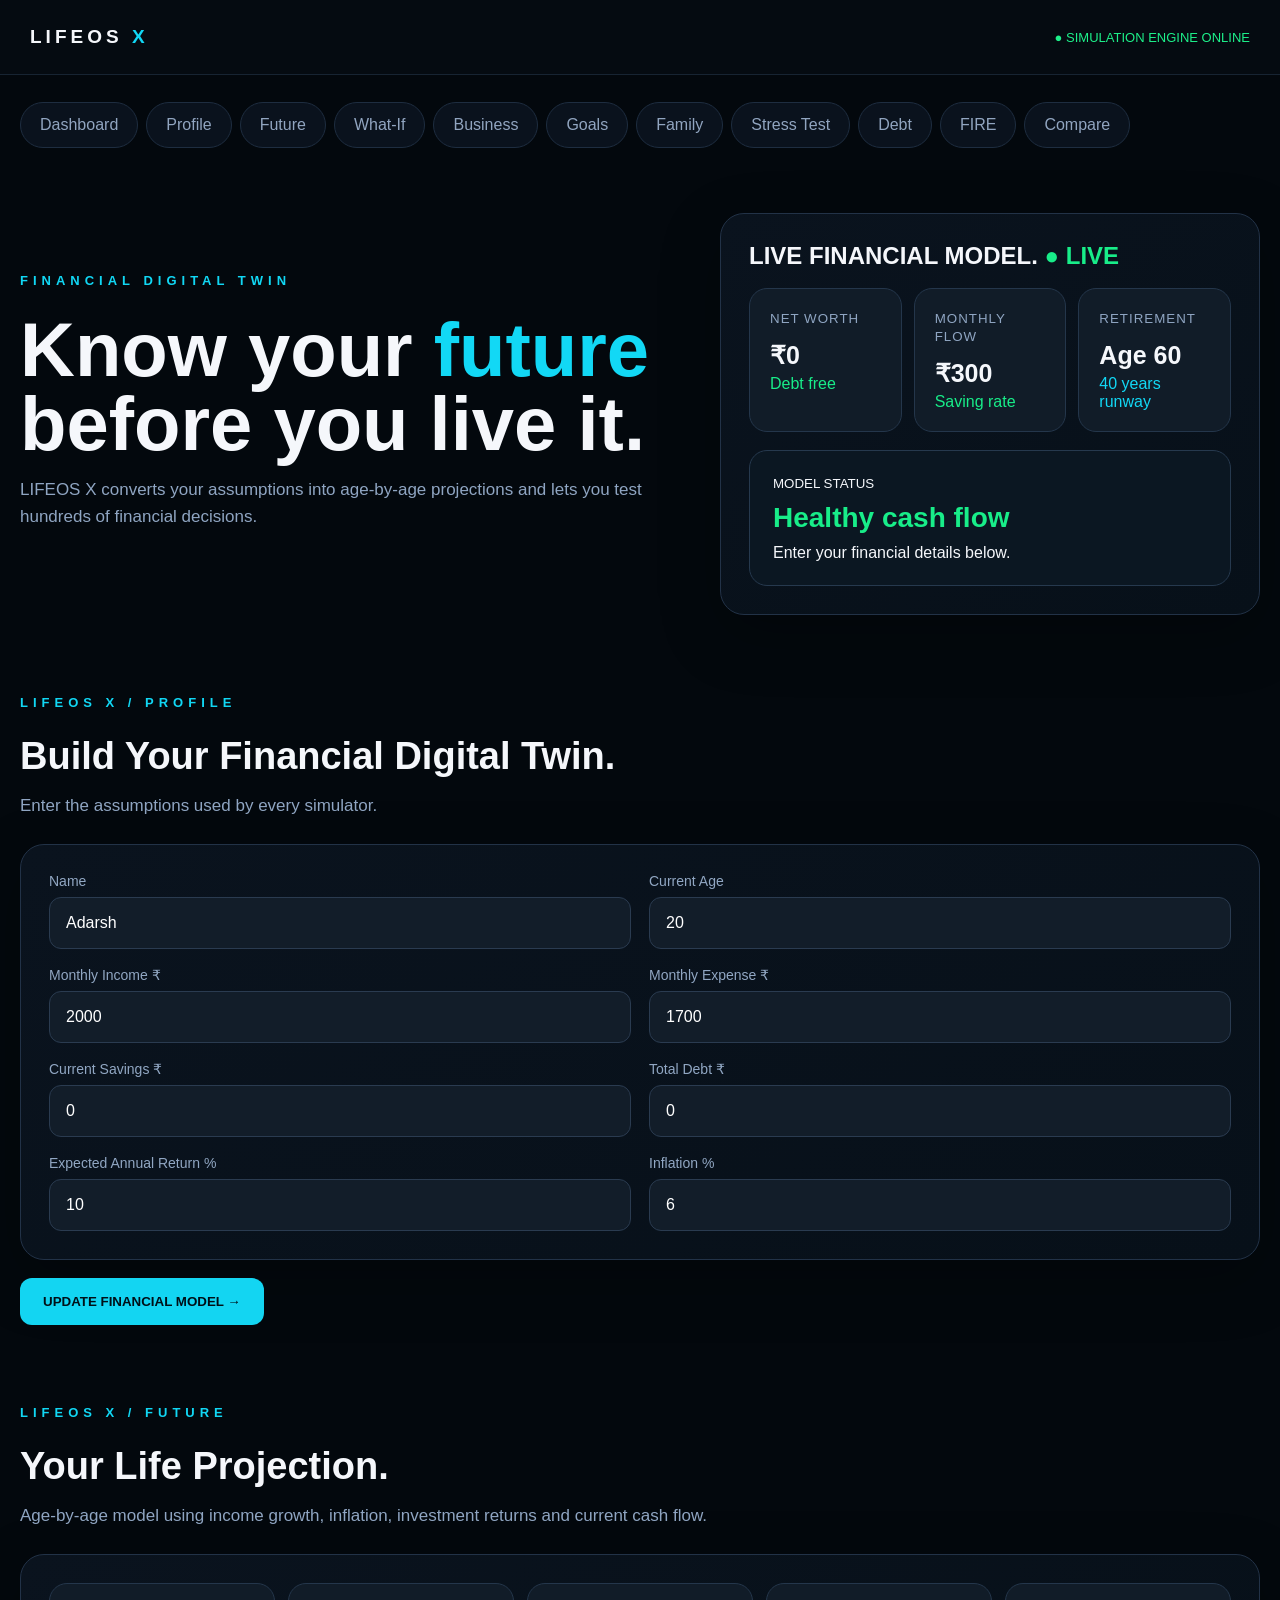
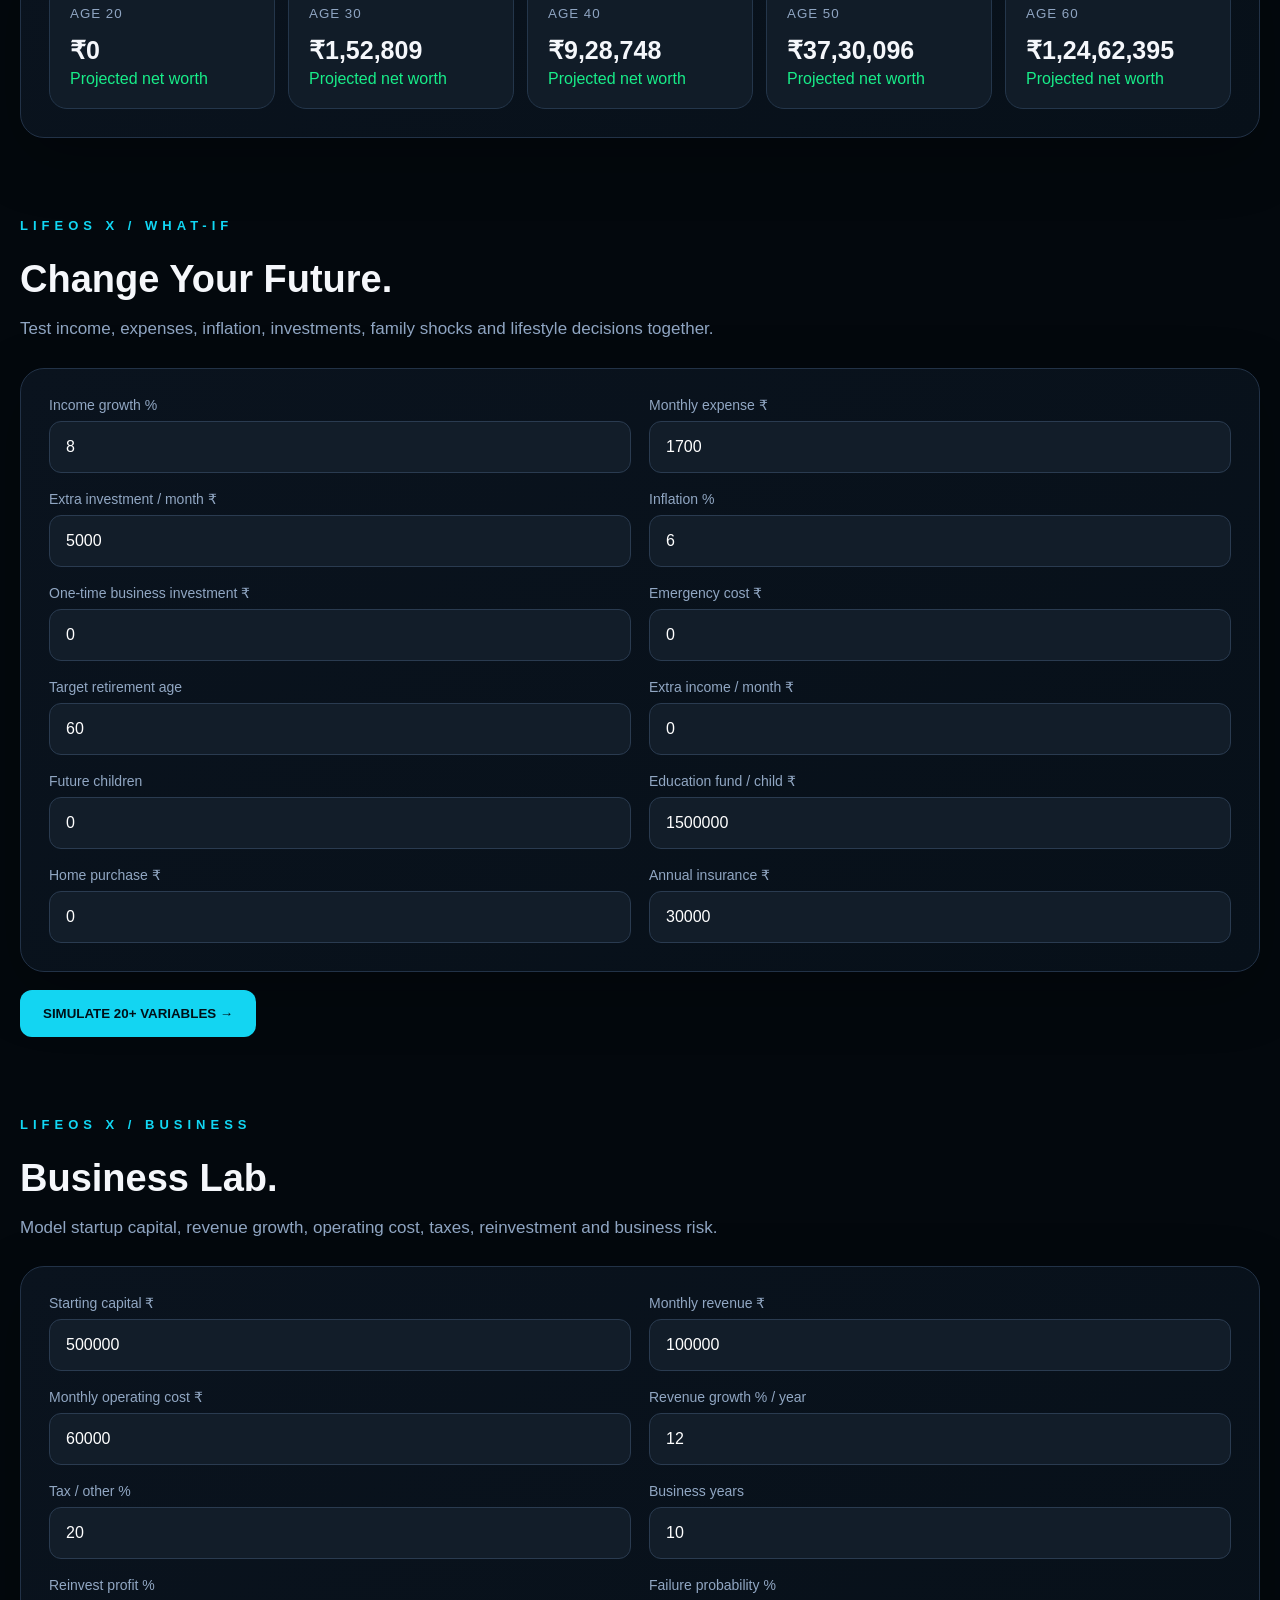
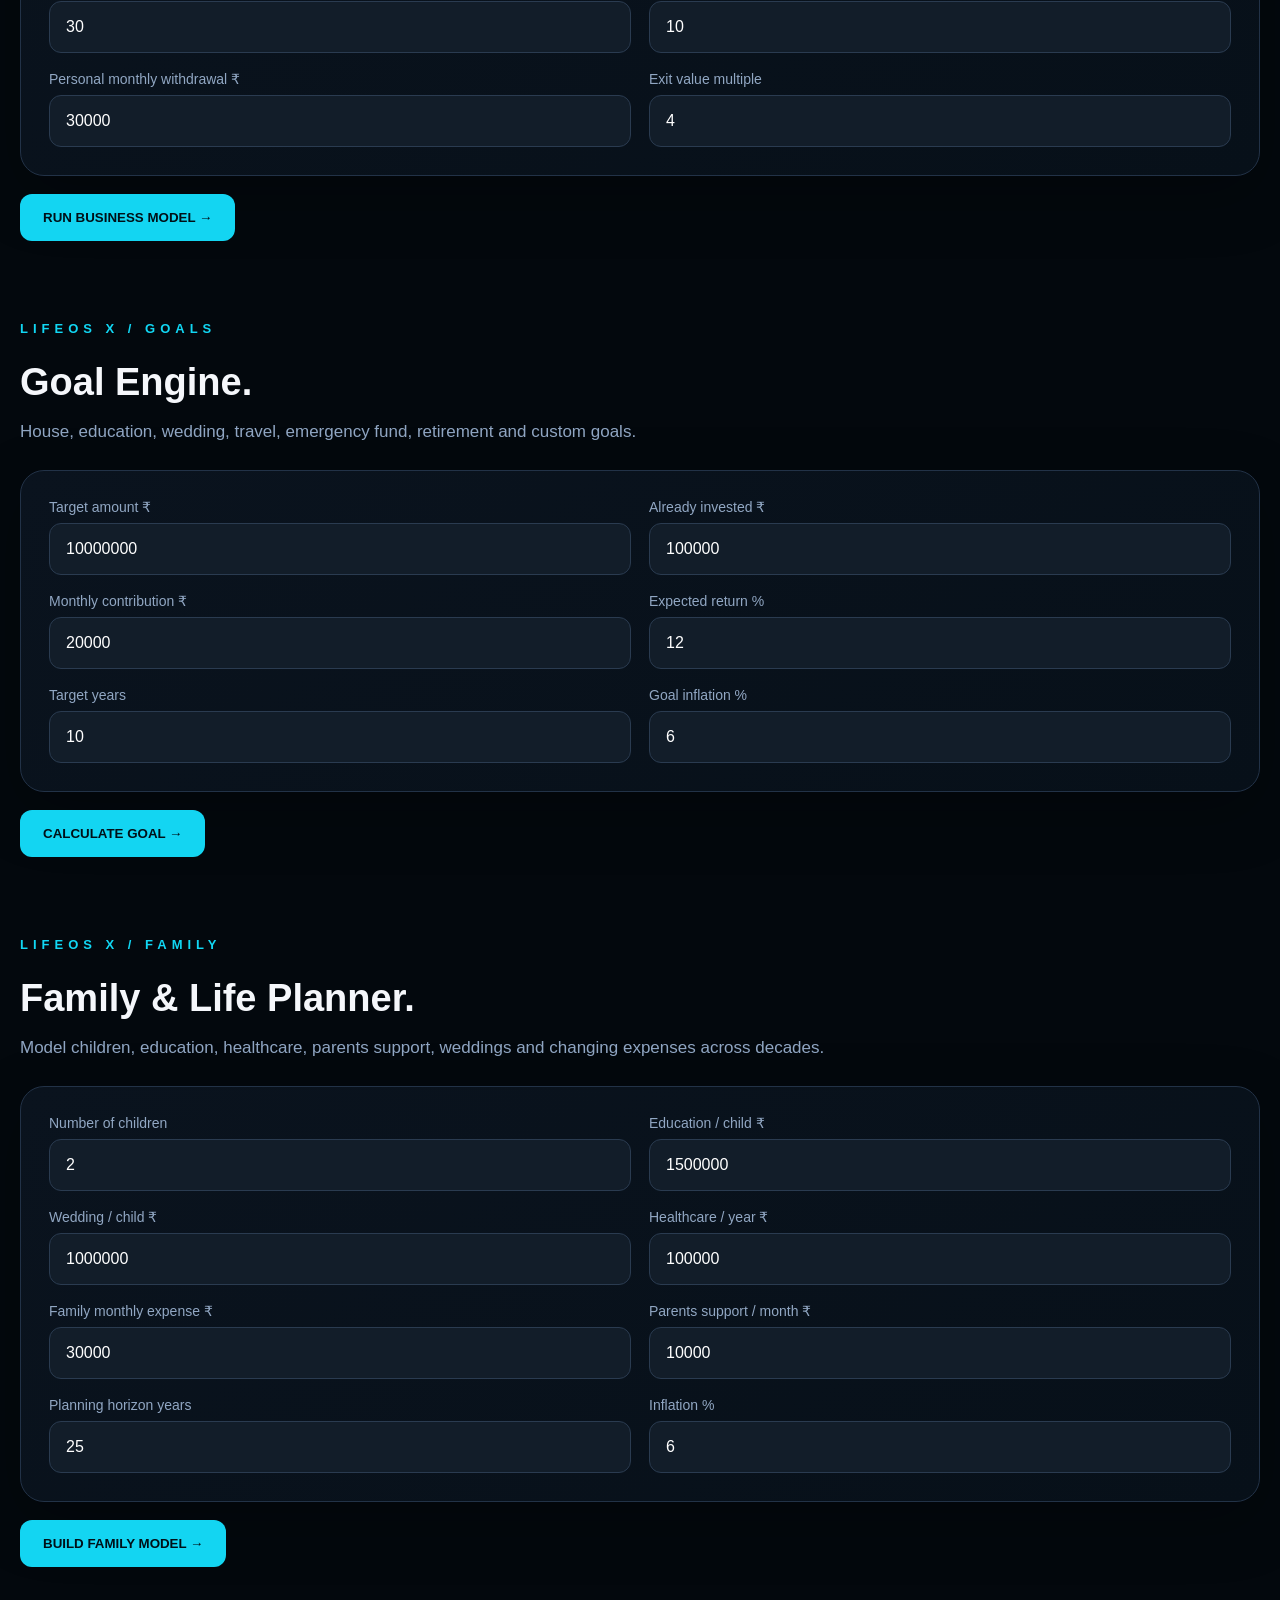
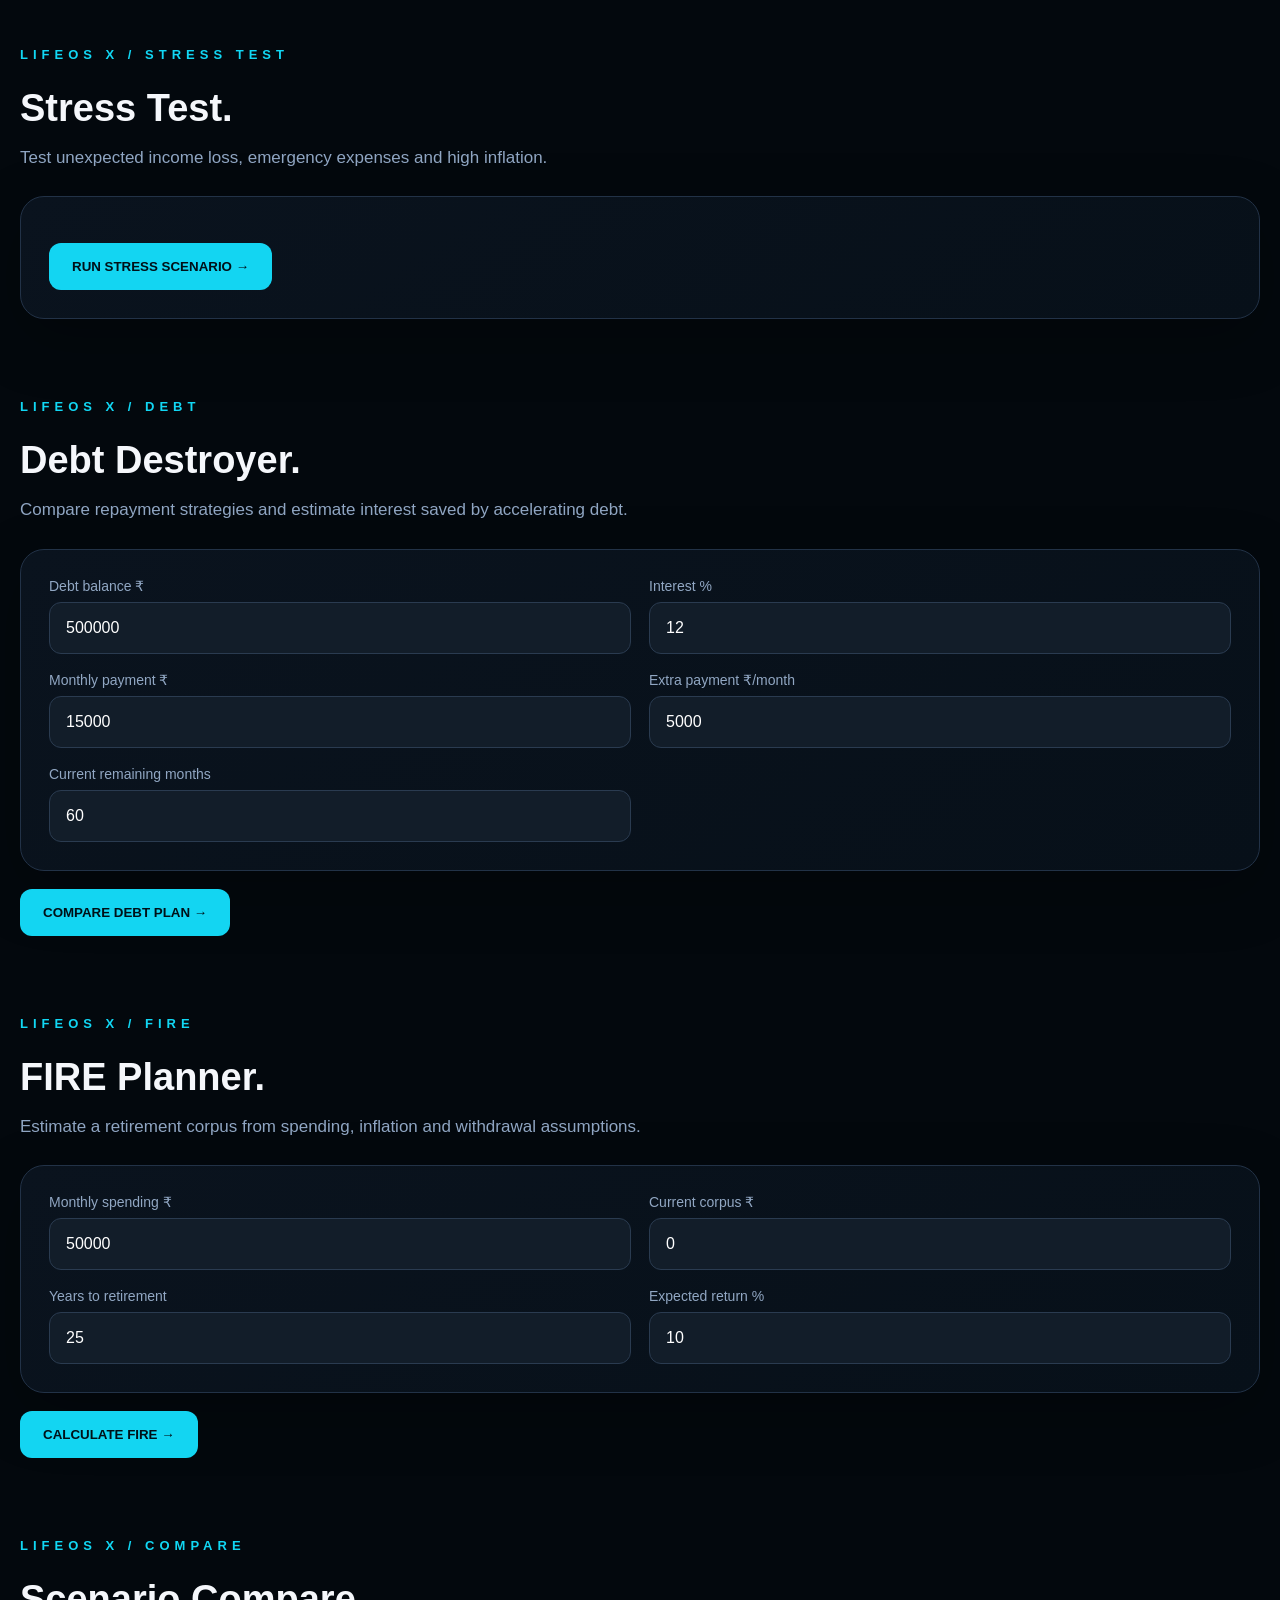
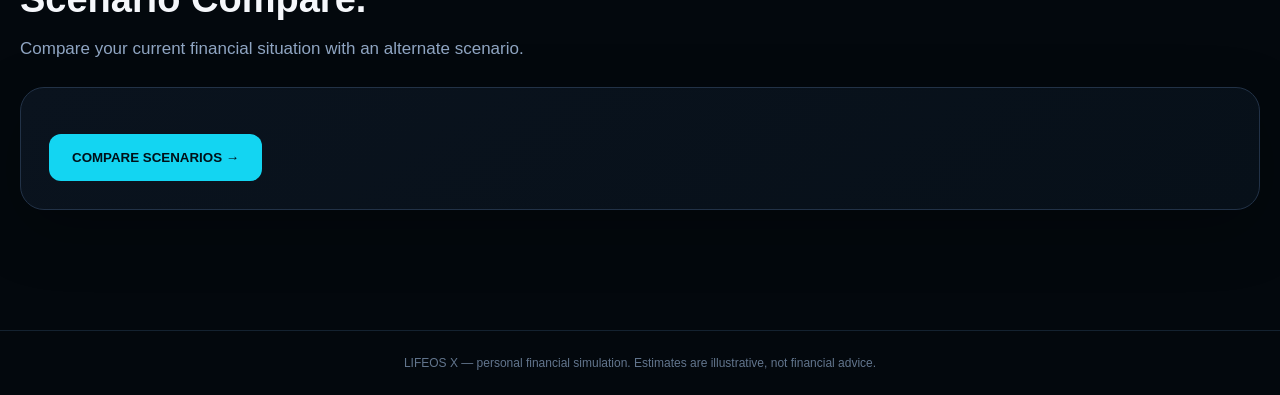
<file: index.html>
<!DOCTYPE html>
<html lang="en">
<head>
<meta charset="UTF-8">
<meta name="viewport" content="width=device-width, initial-scale=1.0">

<title>LIFEOS X - Financial Digital Twin</title>

<style>
*{
    margin:0;
    padding:0;
    box-sizing:border-box;
}

body{
    background:#03080d;
    color:#f5f7fb;
    font-family:Arial, Helvetica, sans-serif;
}

header{
    height:75px;
    background:#050b11;
    border-bottom:1px solid #172432;
    display:flex;
    align-items:center;
    justify-content:space-between;
    padding:0 30px;
    position:sticky;
    top:0;
    z-index:100;
}

.logo{
    font-size:19px;
    font-weight:900;
    letter-spacing:4px;
}

.logo span{
    color:#11d7f4;
}

.online{
    color:#1df08a;
    font-size:13px;
}

.container{
    max-width:1290px;
    margin:auto;
    padding:15px 20px 80px;
}

nav{
    display:flex;
    gap:8px;
    overflow-x:auto;
    padding:12px 0 25px;
}

nav a{
    text-decoration:none;
    color:#91a5c0;
    background:#0a121d;
    border:1px solid #1e2d40;
    padding:13px 19px;
    border-radius:30px;
    white-space:nowrap;
    cursor:pointer;
}

nav a:hover,
nav a.active{
    background:#15d6f3;
    color:#001018;
    border-color:#15d6f3;
}

section{
    padding:40px 0;
    scroll-margin-top:90px;
}

.eyebrow{
    color:#11d7f4;
    font-size:13px;
    font-weight:bold;
    letter-spacing:5px;
    margin-bottom:25px;
}

h1{
    font-size:38px;
    margin-bottom:14px;
}

.description{
    color:#8fa5c2;
    font-size:17px;
    line-height:1.6;
    margin-bottom:25px;
}

.card{
    background:linear-gradient(145deg,#0a131e,#071019);
    border:1px solid #223247;
    border-radius:24px;
    padding:28px;
    box-shadow:0 20px 60px rgba(0,0,0,.25);
}

.grid{
    display:grid;
    grid-template-columns:1fr 1fr;
    gap:18px;
}

label{
    display:block;
    color:#91a7c3;
    font-size:14px;
    margin-bottom:8px;
}

input{
    width:100%;
    padding:16px;
    border-radius:12px;
    border:1px solid #2a3b50;
    background:#121d29;
    color:white;
    font-size:16px;
    outline:none;
}

input:focus{
    border-color:#12d8f5;
}

button{
    border:none;
    background:#13d5f2;
    color:#001018;
    padding:16px 23px;
    border-radius:12px;
    font-weight:900;
    cursor:pointer;
    margin-top:18px;
}

button:hover{
    filter:brightness(1.1);
}

.hero{
    display:grid;
    grid-template-columns:1.1fr .9fr;
    gap:40px;
    align-items:center;
}

.hero h1{
    font-size:76px;
    line-height:.98;
}

.cyan{
    color:#12d8f5;
}

.green{
    color:#18ed89;
}

.live-grid{
    display:grid;
    grid-template-columns:repeat(3,1fr);
    gap:12px;
}

.metric{
    background:#111c28;
    border:1px solid #24364b;
    border-radius:18px;
    padding:20px;
}

.metric small{
    color:#8fa5c2;
    letter-spacing:1px;
}

.metric strong{
    display:block;
    font-size:25px;
    margin:14px 0 5px;
}

.status{
    margin-top:18px;
    background:#0b1722;
    border:1px solid #26394e;
    border-radius:18px;
    padding:23px;
}

.status strong{
    display:block;
    font-size:28px;
    margin:10px 0;
}

.timeline{
    display:grid;
    grid-template-columns:repeat(5,1fr);
    gap:13px;
}

.result{
    display:none;
    margin-top:20px;
}

.result.show{
    display:block;
}

.result-grid{
    display:grid;
    grid-template-columns:repeat(3,1fr);
    gap:13px;
}

footer{
    text-align:center;
    color:#62758d;
    border-top:1px solid #142230;
    padding:25px;
    font-size:12px;
}

/* MOBILE */

@media(max-width:850px){

    header{
        padding:0 15px;
    }

    .online{
        display:none;
    }

    .hero{
        grid-template-columns:1fr;
    }

    .hero h1{
        font-size:52px;
    }

    .grid{
        grid-template-columns:1fr;
    }

    .live-grid{
        grid-template-columns:1fr;
    }

    .timeline{
        grid-template-columns:1fr 1fr;
    }

    .result-grid{
        grid-template-columns:1fr;
    }
}
</style>
</head>


<body>

<header>

    <div class="logo">
        LIFEOS <span>X</span>
    </div>

    <div class="online">
        ● SIMULATION ENGINE ONLINE
    </div>

</header>


<div class="container">

<nav>

<a href="#dashboard">Dashboard</a>
<a href="#profile">Profile</a>
<a href="#future">Future</a>
<a href="#whatif">What-If</a>
<a href="#business">Business</a>
<a href="#goals">Goals</a>
<a href="#family">Family</a>
<a href="#stress">Stress Test</a>
<a href="#debt">Debt</a>
<a href="#fire">FIRE</a>
<a href="#compare">Compare</a>

</nav>


<!-- DASHBOARD -->

<section id="dashboard">

<div class="hero">

<div>

<div class="eyebrow">
FINANCIAL DIGITAL TWIN
</div>

<h1>
Know your
<span class="cyan">future</span>
before you live it.
</h1>

<p class="description">
LIFEOS X converts your assumptions into age-by-age
projections and lets you test hundreds of financial decisions.
</p>

</div>


<div class="card">

<h2>
LIVE FINANCIAL MODEL.
<span class="green">● LIVE</span>
</h2>

<br>

<div class="live-grid">

<div class="metric">
<small>NET WORTH</small>
<strong id="netWorth">₹0</strong>
<span class="green">Debt free</span>
</div>

<div class="metric">
<small>MONTHLY FLOW</small>
<strong id="monthlyFlow">₹0</strong>
<span class="green">Saving rate</span>
</div>

<div class="metric">
<small>RETIREMENT</small>
<strong>Age 60</strong>
<span class="cyan">40 years runway</span>
</div>

</div>


<div class="status">

<small>MODEL STATUS</small>

<strong class="green">
Healthy cash flow
</strong>

<span id="statusText">
Enter your financial details below.
</span>

</div>

</div>

</div>

</section>



<!-- PROFILE -->

<section id="profile">

<div class="eyebrow">
LIFEOS X / PROFILE
</div>

<h1>
Build Your Financial Digital Twin.
</h1>

<p class="description">
Enter the assumptions used by every simulator.
</p>


<div class="card grid">

<div>
<label>Name</label>
<input id="name" value="Adarsh">
</div>

<div>
<label>Current Age</label>
<input id="age" type="number" value="20">
</div>

<div>
<label>Monthly Income ₹</label>
<input id="income" type="number" value="2000">
</div>

<div>
<label>Monthly Expense ₹</label>
<input id="expense" type="number" value="1700">
</div>

<div>
<label>Current Savings ₹</label>
<input id="savings" type="number" value="0">
</div>

<div>
<label>Total Debt ₹</label>
<input id="totalDebt" type="number" value="0">
</div>

<div>
<label>Expected Annual Return %</label>
<input id="returnRate" type="number" value="10">
</div>

<div>
<label>Inflation %</label>
<input id="inflation" type="number" value="6">
</div>

</div>

<button onclick="updateProfile()">
UPDATE FINANCIAL MODEL →
</button>

</section>



<!-- FUTURE -->

<section id="future">

<div class="eyebrow">
LIFEOS X / FUTURE
</div>

<h1>Your Life Projection.</h1>

<p class="description">
Age-by-age model using income growth, inflation,
investment returns and current cash flow.
</p>


<div class="card">

<div class="timeline" id="timeline"></div>

</div>

</section>



<!-- WHAT IF -->

<section id="whatif">

<div class="eyebrow">
LIFEOS X / WHAT-IF
</div>

<h1>Change Your Future.</h1>

<p class="description">
Test income, expenses, inflation, investments,
family shocks and lifestyle decisions together.
</p>


<div class="card grid">

<div>
<label>Income growth %</label>
<input id="incomeGrowth" type="number" value="8">
</div>

<div>
<label>Monthly expense ₹</label>
<input id="whatExpense" type="number" value="1700">
</div>

<div>
<label>Extra investment / month ₹</label>
<input id="extraInvestment" type="number" value="5000">
</div>

<div>
<label>Inflation %</label>
<input id="whatInflation" type="number" value="6">
</div>

<div>
<label>One-time business investment ₹</label>
<input id="businessInvestment" type="number" value="0">
</div>

<div>
<label>Emergency cost ₹</label>
<input id="emergencyCost" type="number" value="0">
</div>

<div>
<label>Target retirement age</label>
<input id="retirementAge" type="number" value="60">
</div>

<div>
<label>Extra income / month ₹</label>
<input id="extraIncome" type="number" value="0">
</div>

<div>
<label>Future children</label>
<input id="futureChildren" type="number" value="0">
</div>

<div>
<label>Education fund / child ₹</label>
<input id="educationFund" type="number" value="1500000">
</div>

<div>
<label>Home purchase ₹</label>
<input id="homePurchase" type="number" value="0">
</div>

<div>
<label>Annual insurance ₹</label>
<input id="insurance" type="number" value="30000">
</div>

</div>

<button onclick="runWhatIf()">
SIMULATE 20+ VARIABLES →
</button>


<div id="whatResult" class="card result"></div>

</section>



<!-- BUSINESS -->

<section id="business">

<div class="eyebrow">
LIFEOS X / BUSINESS
</div>

<h1>Business Lab.</h1>

<p class="description">
Model startup capital, revenue growth, operating cost,
taxes, reinvestment and business risk.
</p>


<div class="card grid">

<div>
<label>Starting capital ₹</label>
<input id="startCapital" type="number" value="500000">
</div>

<div>
<label>Monthly revenue ₹</label>
<input id="monthlyRevenue" type="number" value="100000">
</div>

<div>
<label>Monthly operating cost ₹</label>
<input id="operatingCost" type="number" value="60000">
</div>

<div>
<label>Revenue growth % / year</label>
<input id="revenueGrowth" type="number" value="12">
</div>

<div>
<label>Tax / other %</label>
<input id="tax" type="number" value="20">
</div>

<div>
<label>Business years</label>
<input id="businessYears" type="number" value="10">
</div>

<div>
<label>Reinvest profit %</label>
<input id="reinvest" type="number" value="30">
</div>

<div>
<label>Failure probability %</label>
<input id="failure" type="number" value="10">
</div>

<div>
<label>Personal monthly withdrawal ₹</label>
<input id="withdrawal" type="number" value="30000">
</div>

<div>
<label>Exit value multiple</label>
<input id="multiple" type="number" value="4">
</div>

</div>

<button onclick="runBusiness()">
RUN BUSINESS MODEL →
</button>

<div id="businessResult" class="card result"></div>

</section>



<!-- GOALS -->

<section id="goals">

<div class="eyebrow">
LIFEOS X / GOALS
</div>

<h1>Goal Engine.</h1>

<p class="description">
House, education, wedding, travel, emergency fund,
retirement and custom goals.
</p>


<div class="card grid">

<div>
<label>Target amount ₹</label>
<input id="targetAmount" type="number" value="10000000">
</div>

<div>
<label>Already invested ₹</label>
<input id="alreadyInvested" type="number" value="100000">
</div>

<div>
<label>Monthly contribution ₹</label>
<input id="monthlyContribution" type="number" value="20000">
</div>

<div>
<label>Expected return %</label>
<input id="expectedReturn" type="number" value="12">
</div>

<div>
<label>Target years</label>
<input id="targetYears" type="number" value="10">
</div>

<div>
<label>Goal inflation %</label>
<input id="goalInflation" type="number" value="6">
</div>

</div>

<button onclick="calculateGoal()">
CALCULATE GOAL →
</button>

<div id="goalResult" class="card result"></div>

</section>



<!-- FAMILY -->

<section id="family">

<div class="eyebrow">
LIFEOS X / FAMILY
</div>

<h1>Family & Life Planner.</h1>

<p class="description">
Model children, education, healthcare, parents support,
weddings and changing expenses across decades.
</p>


<div class="card grid">

<div>
<label>Number of children</label>
<input id="children" type="number" value="2">
</div>

<div>
<label>Education / child ₹</label>
<input id="educationChild" type="number" value="1500000">
</div>

<div>
<label>Wedding / child ₹</label>
<input id="weddingChild" type="number" value="1000000">
</div>

<div>
<label>Healthcare / year ₹</label>
<input id="healthcare" type="number" value="100000">
</div>

<div>
<label>Family monthly expense ₹</label>
<input id="familyExpense" type="number" value="30000">
</div>

<div>
<label>Parents support / month ₹</label>
<input id="parentsSupport" type="number" value="10000">
</div>

<div>
<label>Planning horizon years</label>
<input id="familyYears" type="number" value="25">
</div>

<div>
<label>Inflation %</label>
<input id="familyInflation" type="number" value="6">
</div>

</div>

<button onclick="buildFamily()">
BUILD FAMILY MODEL →
</button>

<div id="familyResult" class="card result"></div>

</section>



<!-- STRESS -->

<section id="stress">

<div class="eyebrow">
LIFEOS X / STRESS TEST
</div>

<h1>Stress Test.</h1>

<p class="description">
Test unexpected income loss, emergency expenses
and high inflation.
</p>

<div class="card">

<button onclick="runStress()">
RUN STRESS SCENARIO →
</button>

<div id="stressResult" class="result"></div>

</div>

</section>



<!-- DEBT -->

<section id="debt">

<div class="eyebrow">
LIFEOS X / DEBT
</div>

<h1>Debt Destroyer.</h1>

<p class="description">
Compare repayment strategies and estimate interest
saved by accelerating debt.
</p>


<div class="card grid">

<div>
<label>Debt balance ₹</label>
<input id="debtBalance" type="number" value="500000">
</div>

<div>
<label>Interest %</label>
<input id="debtInterest" type="number" value="12">
</div>

<div>
<label>Monthly payment ₹</label>
<input id="debtPayment" type="number" value="15000">
</div>

<div>
<label>Extra payment ₹/month</label>
<input id="extraDebt" type="number" value="5000">
</div>

<div>
<label>Current remaining months</label>
<input id="remainingMonths" type="number" value="60">
</div>

</div>

<button onclick="destroyDebt()">
COMPARE DEBT PLAN →
</button>

<div id="debtResult" class="card result"></div>

</section>



<!-- FIRE -->

<section id="fire">

<div class="eyebrow">
LIFEOS X / FIRE
</div>

<h1>FIRE Planner.</h1>

<p class="description">
Estimate a retirement corpus from spending,
inflation and withdrawal assumptions.
</p>


<div class="card grid">

<div>
<label>Monthly spending ₹</label>
<input id="fireSpending" type="number" value="50000">
</div>

<div>
<label>Current corpus ₹</label>
<input id="fireCorpus" type="number" value="0">
</div>

<div>
<label>Years to retirement</label>
<input id="fireYears" type="number" value="25">
</div>

<div>
<label>Expected return %</label>
<input id="fireReturn" type="number" value="10">
</div>

</div>

<button onclick="calculateFire()">
CALCULATE FIRE →
</button>

<div id="fireResult" class="card result"></div>

</section>



<!-- COMPARE -->

<section id="compare">

<div class="eyebrow">
LIFEOS X / COMPARE
</div>

<h1>Scenario Compare.</h1>

<p class="description">
Compare your current financial situation
with an alternate scenario.
</p>

<div class="card">

<button onclick="compareScenarios()">
COMPARE SCENARIOS →
</button>

<div id="compareResult" class="result"></div>

</div>

</section>


</div>


<footer>
LIFEOS X — personal financial simulation.
Estimates are illustrative, not financial advice.
</footer>



<script>

/* BASIC HELPERS */

function value(id){
    return Number(document.getElementById(id).value) || 0;
}

function money(number){
    return "₹" + Math.round(number).toLocaleString("en-IN");
}

function show(id,html){
    const element=document.getElementById(id);
    element.innerHTML=html;
    element.classList.add("show");
}


/* PROFILE */

function updateProfile(){

    const income=value("income");
    const expense=value("expense");
    const savings=value("savings");
    const debt=value("totalDebt");

    const flow=income-expense;

    document.getElementById("netWorth").innerText=
        money(savings-debt);

    document.getElementById("monthlyFlow").innerText=
        money(flow);

    document.getElementById("statusText").innerText=
        "Current age " + value("age") +
        " · Income " + money(income) +
        " · Expense " + money(expense);

    createTimeline();

    alert("Financial model updated!");
}


/* FUTURE PROJECTION */

function createTimeline(){

    const age=value("age") || 20;
    const income=value("income");
    const expense=value("expense");
    const savings=value("savings");

    const returnRate=value("returnRate")/100;
    const growth=.08;

    let html="";

    [0,10,20,30,40].forEach(years=>{

        let futureIncome=
            income*Math.pow(1+growth,years);

        let futureExpense=
            expense*Math.pow(1+.06,years);

        let yearlySaving=
            Math.max(0,futureIncome-futureExpense)*12;

        let projected=
            savings*Math.pow(1+returnRate,years)
            + yearlySaving*years;

        html += `

        <div class="metric">

            <small>AGE ${age+years}</small>

            <strong>
                ${money(projected)}
            </strong>

            <span class="green">
                Projected net worth
            </span>

        </div>

        `;

    });

    document.getElementById("timeline").innerHTML=html;
}


/* WHAT IF */

function runWhatIf(){

    const income=value("income");
    const expense=value("whatExpense");

    const extraInvestment=value("extraInvestment");
    const extraIncome=value("extraIncome");

    const business=value("businessInvestment");
    const emergency=value("emergencyCost");

    const children=value("futureChildren");
    const education=value("educationFund");

    const home=value("homePurchase");

    const monthly=
        income-expense+
        extraIncome+
        extraInvestment;

    const tenYear=
        monthly*12*10-
        business-
        emergency-
        children*education-
        home;

    show("whatResult",`

        <h2>What-If Result</h2>

        <br>

        <div class="result-grid">

            <div class="metric">
                <small>MONTHLY EFFECT</small>
                <strong>${money(monthly)}</strong>
            </div>

            <div class="metric">
                <small>10 YEAR MODEL</small>
                <strong>${money(tenYear)}</strong>
            </div>

            <div class="metric">
                <small>RETIREMENT AGE</small>
                <strong>${value("retirementAge")}</strong>
            </div>

        </div>

    `);
}


/* BUSINESS */

function runBusiness(){

    let capital=value("startCapital");
    let revenue=value("monthlyRevenue");
    const cost=value("operatingCost");

    const growth=value("revenueGrowth")/100;
    const tax=value("tax")/100;
    const years=value("businessYears");

    let lastProfit=0;

    for(let year=0;year<years;year++){

        let profit=
            (revenue-cost)*12;

        profit=
            profit*(1-tax);

        lastProfit=profit;

        capital += profit;

        revenue=
            revenue*(1+growth);
    }

    const exit=
        lastProfit*value("multiple");

    show("businessResult",`

        <h2>Business Model Result</h2>

        <br>

        <div class="result-grid">

            <div class="metric">
                <small>ENDING CAPITAL</small>
                <strong>${money(capital)}</strong>
            </div>

            <div class="metric">
                <small>LAST YEAR PROFIT</small>
                <strong>${money(lastProfit)}</strong>
            </div>

            <div class="metric">
                <small>ESTIMATED EXIT VALUE</small>
                <strong>${money(exit)}</strong>
            </div>

        </div>

    `);
}


/* GOAL */

function calculateGoal(){

    const target=value("targetAmount");
    const invested=value("alreadyInvested");
    const monthly=value("monthlyContribution");

    const rate=value("expectedReturn")/1200;
    const years=value("targetYears");

    let future=

        invested*
        Math.pow(1+rate,years*12)

        +

        monthly*
        (
            (Math.pow(1+rate,years*12)-1)
            /rate
        );

    const gap=
        Math.max(0,target-future);

    show("goalResult",`

        <h2>Goal Projection</h2>

        <br>

        <div class="result-grid">

            <div class="metric">
                <small>PROJECTED VALUE</small>
                <strong>${money(future)}</strong>
            </div>

            <div class="metric">
                <small>TARGET</small>
                <strong>${money(target)}</strong>
            </div>

            <div class="metric">
                <small>GAP</small>
                <strong>${money(gap)}</strong>
            </div>

        </div>

    `);
}


/* FAMILY */

function buildFamily(){

    const children=value("children");

    const education=
        value("educationChild");

    const wedding=
        value("weddingChild");

    const healthcare=
        value("healthcare");

    const monthly=
        value("familyExpense")+
        value("parentsSupport");

    const years=value("familyYears");

    const basicChild=
        children*(education+wedding);

    const familySpend=
        monthly*12*years;

    const healthcareCost=
        healthcare*years;

    const total=
        basicChild+
        familySpend+
        healthcareCost;

    show("familyResult",`

        <h2>Family Cost Projection</h2>

        <br>

        <div class="result-grid">

            <div class="metric">
                <small>CHILDREN COST</small>
                <strong>${money(basicChild)}</strong>
            </div>

            <div class="metric">
                <small>FAMILY SPENDING</small>
                <strong>${money(familySpend)}</strong>
            </div>

            <div class="metric">
                <small>TOTAL MODEL</small>
                <strong>${money(total)}</strong>
            </div>

        </div>

    `);
}


/* STRESS TEST */

function runStress(){

    const income=value("income");

    const stressIncome=
        income*.6;

    const expense=
        value("expense")*1.2;

    const monthly=
        stressIncome-expense;

    show("stressResult",`

        <div class="status">

            <small>STRESS SCENARIO</small>

            <strong class="cyan">
                ${monthly>=0 ? "Cash flow survives" : "Cash flow deficit"}
            </strong>

            <p class="description">
                Income reduced by 40% and expenses increased by 20%.
                Estimated monthly flow:
                ${money(monthly)}
            </p>

        </div>

    `);
}


/* DEBT */

function destroyDebt(){

    let balance=value("debtBalance");

    const rate=
        value("debtInterest")/1200;

    const payment=
        value("debtPayment")+
        value("extraDebt");

    let months=0;
    let interest=0;

    while(balance>0 && months<600){

        const monthlyInterest=
            balance*rate;

        interest+=monthlyInterest;

        balance=
            balance+
            monthlyInterest-
            payment;

        months++;

    }

    show("debtResult",`

        <h2>Accelerated Debt Plan</h2>

        <br>

        <div class="result-grid">

            <div class="metric">
                <small>PAYOFF TIME</small>
                <strong>${months} months</strong>
            </div>

            <div class="metric">
                <small>TOTAL INTEREST</small>
                <strong>${money(interest)}</strong>
            </div>

            <div class="metric">
                <small>MONTHLY PAYMENT</small>
                <strong>${money(payment)}</strong>
            </div>

        </div>

    `);
}


/* FIRE */

function calculateFire(){

    const spending=
        value("fireSpending")*12;

    const years=
        value("fireYears");

    const returnRate=
        value("fireReturn")/100;

    const futureSpending=
        spending*Math.pow(1.06,years);

    const corpus=
        futureSpending/.04;

    const currentCorpus=
        value("fireCorpus")*
        Math.pow(1+returnRate,years);

    show("fireResult",`

        <h2>FIRE Projection</h2>

        <br>

        <div class="result-grid">

            <div class="metric">
                <small>FUTURE ANNUAL SPENDING</small>
                <strong>${money(futureSpending)}</strong>
            </div>

            <div class="metric">
                <small>ILLUSTRATIVE CORPUS</small>
                <strong>${money(corpus)}</strong>
            </div>

            <div class="metric">
                <small>CURRENT CORPUS GROWTH</small>
                <strong>${money(currentCorpus)}</strong>
            </div>

        </div>

    `);
}


/* COMPARE */

function compareScenarios(){

    const income=
        value("income");

    const expense=
        value("expense");

    const base=
        income-expense;

    const alternate=
        base+
        value("extraInvestment");

    show("compareResult",`

        <div class="result-grid">

            <div class="metric">

                <small>BASELINE</small>

                <strong>
                    ${money(base)}
                </strong>

            </div>


            <div class="metric">

                <small>ALTERNATE</small>

                <strong>
                    ${money(alternate)}
                </strong>

            </div>


            <div class="metric">

                <small>DIFFERENCE</small>

                <strong>
                    ${money(alternate-base)}
                </strong>

            </div>

        </div>

    `);
}


/* INITIAL LOAD */

createTimeline();

document.getElementById("netWorth").innerText=
    money(value("savings")-value("totalDebt"));

document.getElementById("monthlyFlow").innerText=
    money(value("income")-value("expense"));

</script>

</body>
</html>
</file>
